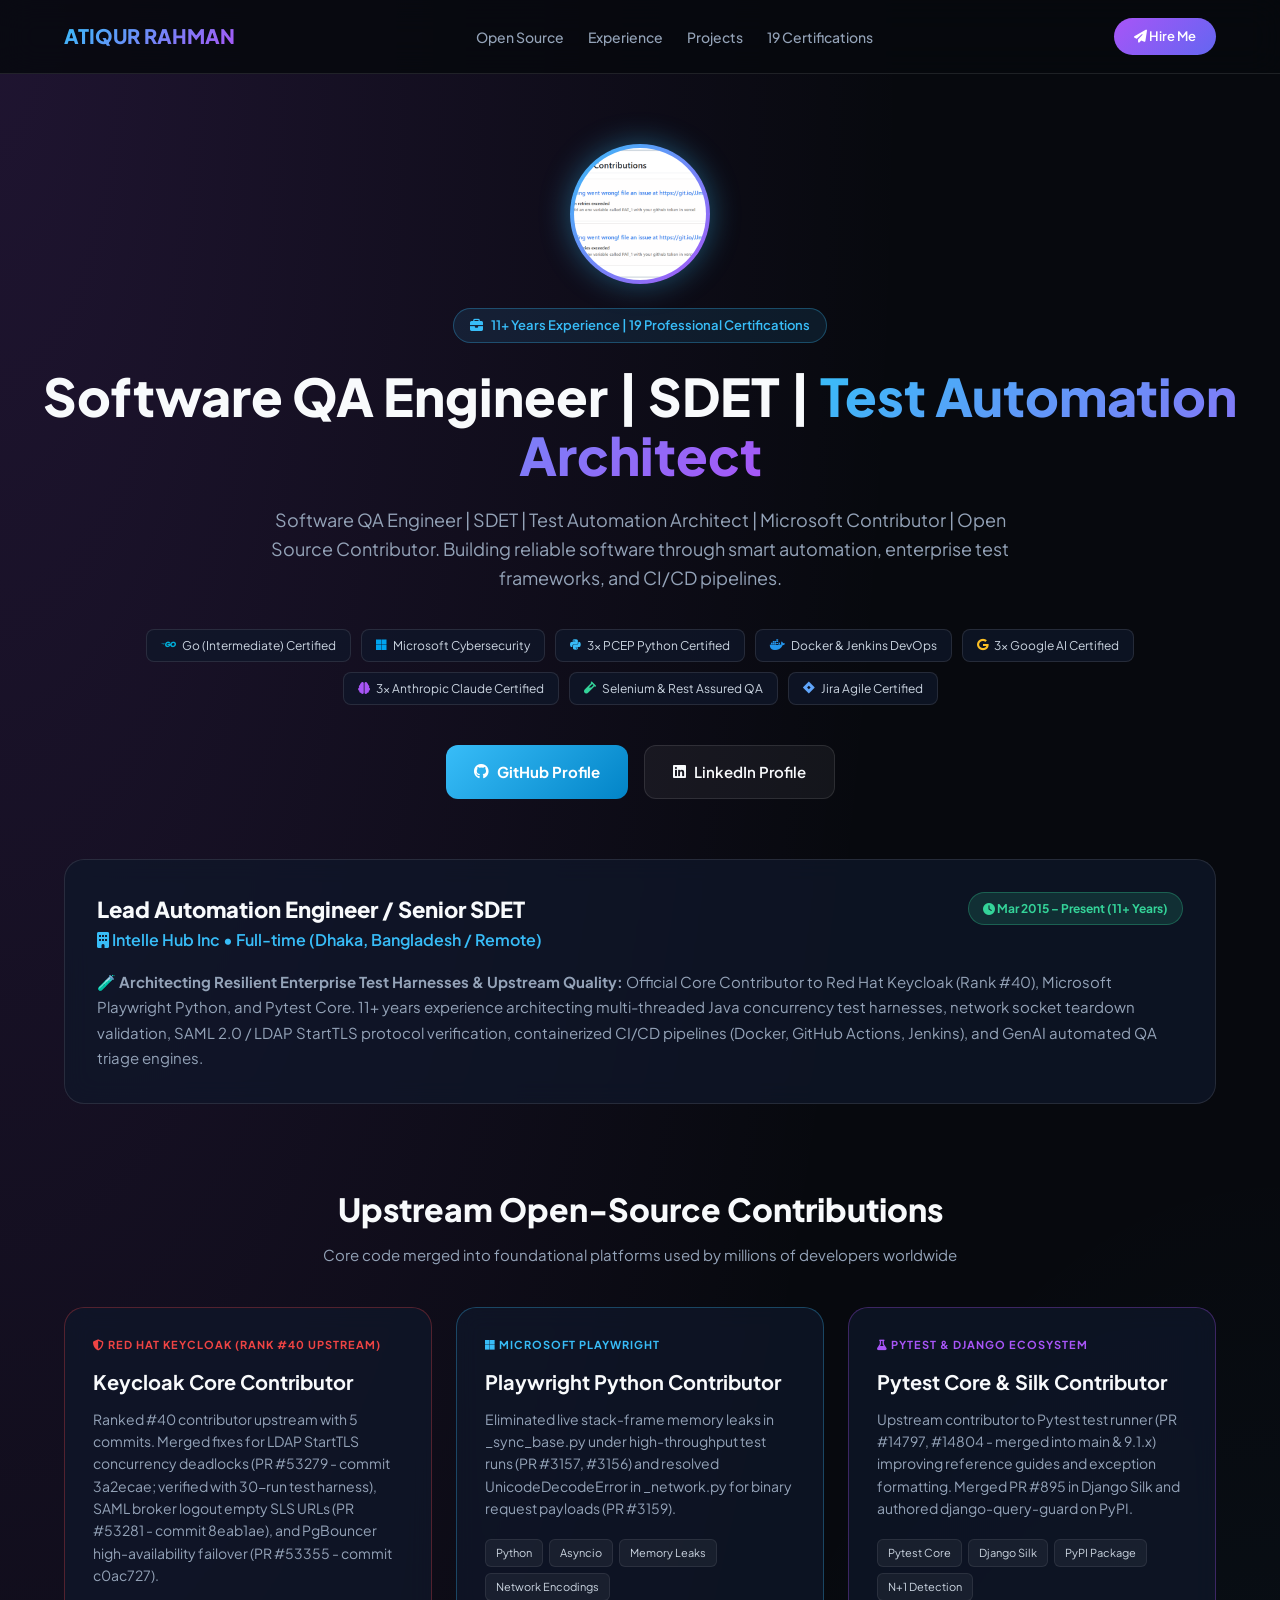
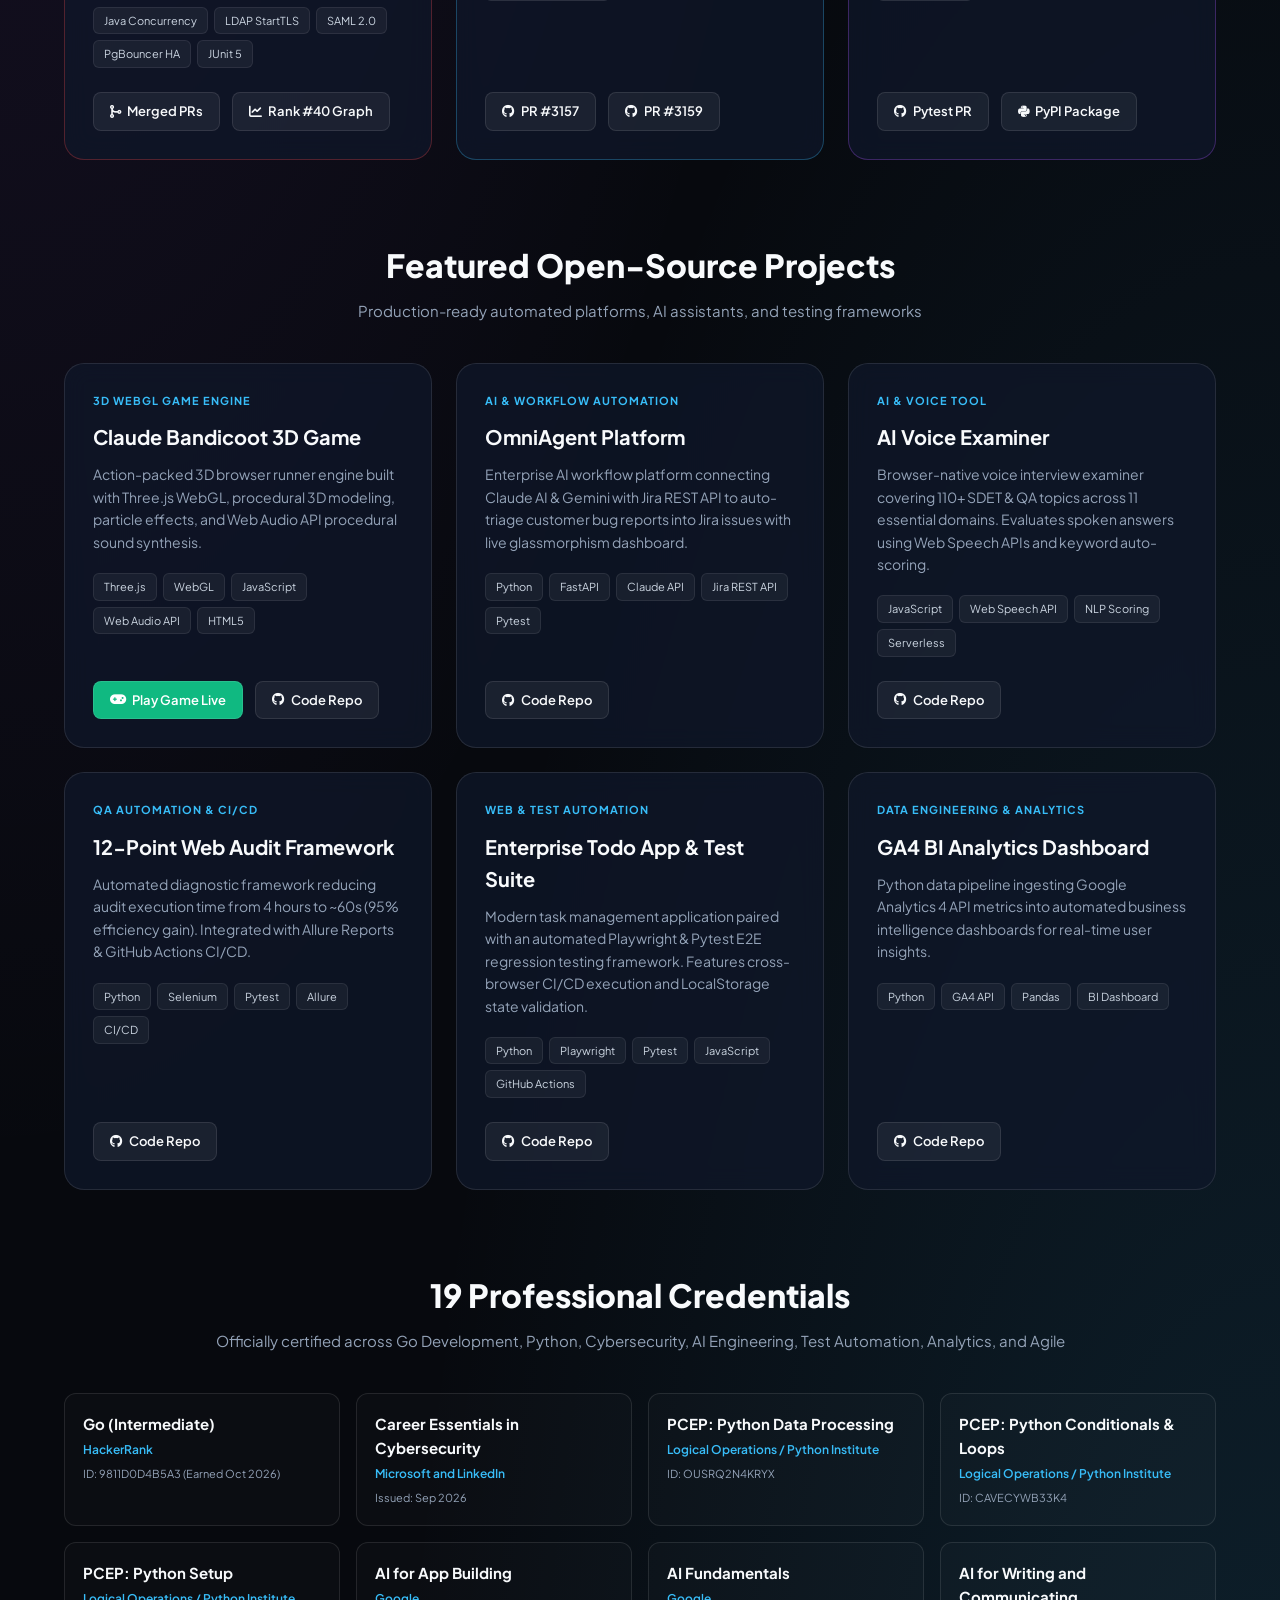
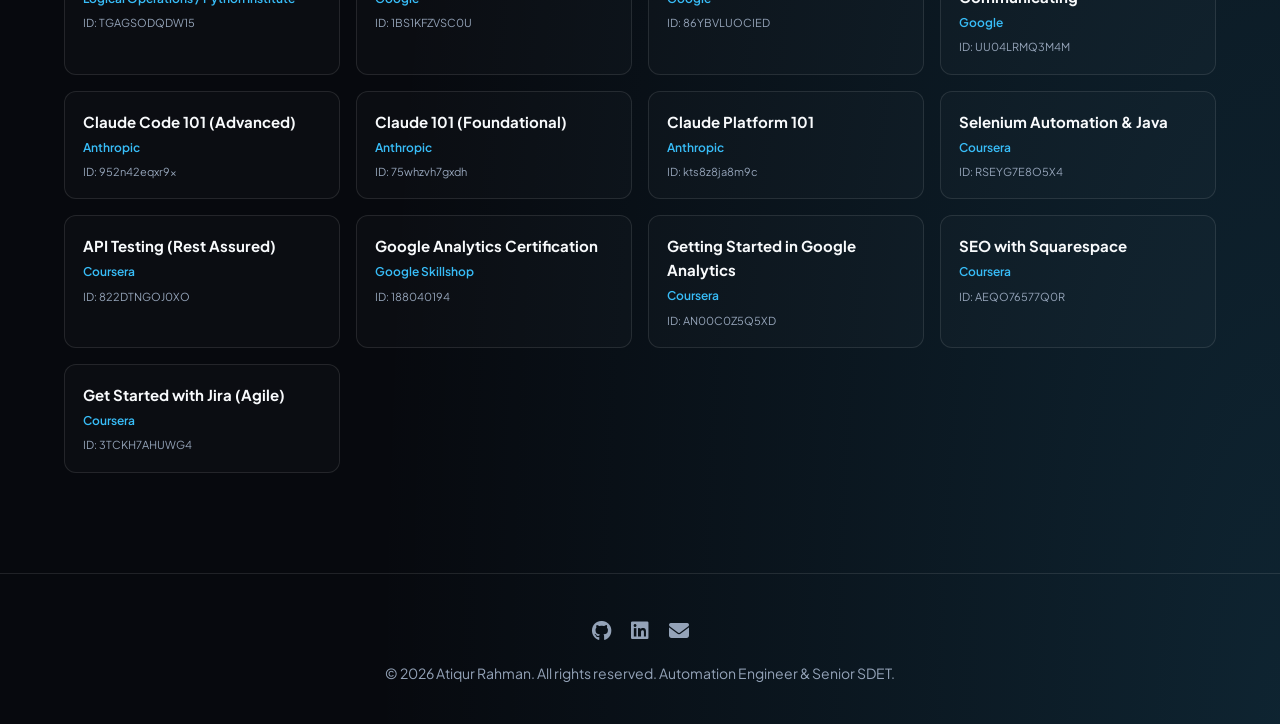
<file: index.html>
<!DOCTYPE html>
<html lang="en">
<head>
    <meta charset="UTF-8">
    <meta name="viewport" content="width=device-width, initial-scale=1.0">
    <meta name="description" content="Official Resume & Portfolio of Atiqur Rahman - Lead SDET, Test Automation Architect, Keycloak Core Contributor (Rank #40), Microsoft Playwright & Pytest Contributor.">
    <meta name="keywords" content="Atiqur Rahman, Atiqur Rahman SDET, Freelance QA Engineer, SDET-QA Automation Job, Remote SDET Automation Engineer, AI Workflow Automation Specialist, Docker, Jenkins, Containerization, QA Engineer Job, QA Engineer Resume, SDET Expert in Github, PCEP Certified Python Developer, Claude AI Certified, How to Use Claude API">
    <link rel="canonical" href="https://atiqur-rahman-pro.github.io/cv/" />

    <!-- OpenGraph Metadata for Social & Search Engines -->
    <meta property="og:type" content="profile">
    <meta property="og:title" content="Atiqur Rahman | Software QA Engineer | SDET | Test Automation Architect | Microsoft Contributor">
    <meta property="og:description" content="Software QA Engineer, SDET, Test Automation Architect, Microsoft Contributor, and Open Source Contributor. 11+ years experience & 19 professional certifications.">
    <meta property="og:url" content="https://atiqur-rahman-pro.github.io/cv/">
    <meta property="og:site_name" content="Atiqur Rahman - Software QA Engineer & SDET Architect">
    <meta property="og:image" content="https://atiqur-rahman-pro.github.io/cv/ai_automation_info_banner.jpg">
    <meta property="profile:first_name" content="Atiqur">
    <meta property="profile:last_name" content="Rahman">

    <!-- Google Search Structured Data (Enhanced Person JSON-LD Schema) -->
    <script type="application/ld+json">
    {
      "@context": "https://schema.org",
      "@type": "Person",
      "name": "Atiqur Rahman",
      "givenName": "Atiqur",
      "familyName": "Rahman",
      "alternateName": [
        "Atiqur Rahman SDET",
        "Freelance QA Engineer",
        "Remote SDET Automation Engineer",
        "AI Workflow Automation Specialist",
        "SDET Expert in Github"
      ],
      "jobTitle": "Lead SDET & Test Automation Architect | Keycloak Core Contributor",
      "award": ["Keycloak Core Contributor Rank #40", "GitHub Pull Shark x2"],
      "worksFor": {
        "@type": "Organization",
        "name": "Intelle Hub Inc"
      },
      "url": "https://atiqur-rahman-pro.github.io/cv/",
      "sameAs": [
        "https://www.linkedin.com/in/atiqur-rahman-pro",
        "https://github.com/atiqur-rahman-pro"
      ],
      "knowsAbout": [
        "Freelance QA Engineer",
        "SDET-QA Automation Job",
        "Remote SDET Automation Engineer",
        "AI Workflow Automation Specialist",
        "Software Development Engineer in Test (SDET)",
        "Docker Containerization & Compose",
        "Jenkins CI/CD Automation Pipelines",
        "Python Test Automation Frameworks",
        "Claude AI API Integration",
        "Selenium WebDriver & Pytest",
        "Jira REST API Automation"
      ]
    }
    </script>

    <!-- Google Search Structured Data (YouTube VideoObject Schema) -->
    <script type="application/ld+json">
    {
      "@context": "https://schema.org",
      "@type": "VideoObject",
      "name": "How to Use Claude API in Python & Build Automated Jira Workflows",
      "description": "Learn how to integrate Anthropic Claude 3.5 Sonnet API in Python, stream real-time responses, and auto-triage bug reports into Jira REST API tickets.",
      "thumbnailUrl": [
        "https://img.youtube.com/vi/7Nj9dbKWplY/maxresdefault.jpg",
        "https://atiqur-rahman-pro.github.io/cv/ai_automation_info_banner.jpg"
      ],
      "uploadDate": "2026-07-25T08:00:00+06:00",
      "duration": "PT8M30S",
      "contentUrl": "https://www.youtube.com/watch?v=7Nj9dbKWplY",
      "embedUrl": "https://www.youtube.com/embed/7Nj9dbKWplY",
      "author": {
        "@type": "Person",
        "name": "Atiqur Rahman"
      }
    }
    </script>




    <title>Atiqur Rahman - Lead SDET, Automation Architect & Keycloak Core Contributor</title>



    <!-- Google Fonts -->
    <link rel="preconnect" href="https://fonts.googleapis.com">
    <link rel="preconnect" href="https://fonts.gstatic.com" crossorigin>
    <link href="https://fonts.googleapis.com/css2?family=Plus+Jakarta+Sans:wght@300;400;500;600;700;800&display=swap" rel="stylesheet">
    <!-- FontAwesome -->
    <link rel="stylesheet" href="https://cdnjs.cloudflare.com/ajax/libs/font-awesome/6.4.0/css/all.min.css">
    
    <style>
        :root {
            --bg-dark: #07090e;
            --panel-bg: rgba(15, 23, 42, 0.75);
            --panel-border: rgba(255, 255, 255, 0.1);
            --accent-cyan: #38bdf8;
            --accent-purple: #a855f7;
            --accent-green: #34d399;
            --accent-amber: #fbbf24;
            --text-main: #f8fafc;
            --text-muted: #94a3b8;
            --radius-lg: 20px;
            --radius-md: 12px;
        }

        * { margin: 0; padding: 0; box-sizing: border-box; font-family: 'Plus Jakarta Sans', sans-serif; }

        body {
            background-color: var(--bg-dark);
            background-image: 
                radial-gradient(at 0% 0%, rgba(168, 85, 247, 0.15) 0px, transparent 50%),
                radial-gradient(at 100% 100%, rgba(56, 189, 248, 0.15) 0px, transparent 50%);
            color: var(--text-main);
            line-height: 1.6;
        }

        .container { max-width: 1200px; margin: 0 auto; padding: 0 24px; }

        /* Navbar */
        header {
            position: sticky; top: 0; z-index: 100;
            background: rgba(7, 9, 14, 0.85); backdrop-filter: blur(16px);
            border-bottom: 1px solid var(--panel-border);
            padding: 18px 0;
        }
        .nav-wrap { display: flex; justify-content: space-between; align-items: center; }
        .logo { font-size: 20px; font-weight: 800; background: linear-gradient(135deg, var(--accent-cyan), var(--accent-purple)); -webkit-background-clip: text; -webkit-text-fill-color: transparent; }
        .nav-links { display: flex; gap: 24px; list-style: none; }
        .nav-links a { color: var(--text-muted); text-decoration: none; font-weight: 500; transition: color 0.2s; font-size: 14px; }
        .nav-links a:hover { color: var(--accent-cyan); }
        .btn-hire { background: linear-gradient(135deg, var(--accent-purple), #6366f1); color: #fff; padding: 8px 20px; border-radius: 30px; text-decoration: none; font-weight: 600; font-size: 13px; }

        /* Mobile Menu Toggle */
        .menu-toggle { display: none; background: none; border: none; color: var(--text-main); font-size: 20px; cursor: pointer; }

        /* Hero Avatar */
        .hero-avatar {
            width: 140px;
            height: 140px;
            margin: 0 auto 24px;
            border-radius: 50%;
            padding: 4px;
            background: linear-gradient(135deg, var(--accent-cyan), var(--accent-purple));
            box-shadow: 0 0 30px rgba(56, 189, 248, 0.4);
            transition: transform 0.3s ease, box-shadow 0.3s ease;
        }
        .hero-avatar:hover {
            transform: scale(1.05);
            box-shadow: 0 0 40px rgba(168, 85, 247, 0.6);
        }
        .hero-avatar img {
            width: 100%;
            height: 100%;
            border-radius: 50%;
            object-fit: cover;
            display: block;
        }

        /* Hero Section */
        .hero { padding: 70px 0 60px; text-align: center; }
        .hero-badge { display: inline-flex; align-items: center; gap: 8px; background: rgba(56, 189, 248, 0.1); border: 1px solid rgba(56, 189, 248, 0.3); color: var(--accent-cyan); padding: 6px 16px; border-radius: 30px; font-size: 13px; font-weight: 600; margin-bottom: 24px; }
        .hero h1 { font-size: 52px; font-weight: 800; line-height: 1.15; margin-bottom: 20px; }
        .hero h1 span { background: linear-gradient(135deg, var(--accent-cyan), var(--accent-purple)); -webkit-background-clip: text; -webkit-text-fill-color: transparent; }
        .hero p { font-size: 18px; color: var(--text-muted); max-width: 780px; margin: 0 auto 36px; }

        .cert-ribbon { display: flex; justify-content: center; flex-wrap: wrap; gap: 10px; margin-bottom: 40px; }
        .cert-chip { background: var(--panel-bg); border: 1px solid var(--panel-border); padding: 6px 14px; border-radius: 8px; font-size: 12px; color: #cbd5e1; display: flex; align-items: center; gap: 6px; }

        .hero-cta { display: flex; justify-content: center; gap: 16px; flex-wrap: wrap; }
        .btn-primary { background: linear-gradient(135deg, var(--accent-cyan), #0284c7); color: #fff; padding: 14px 28px; border-radius: var(--radius-md); text-decoration: none; font-weight: 700; font-size: 15px; display: flex; align-items: center; gap: 8px; }
        .btn-secondary { background: rgba(255, 255, 255, 0.05); border: 1px solid var(--panel-border); color: var(--text-main); padding: 14px 28px; border-radius: var(--radius-md); text-decoration: none; font-weight: 600; font-size: 15px; display: flex; align-items: center; gap: 8px; }

        /* Experience Card */
        .exp-card { background: var(--panel-bg); border: 1px solid var(--panel-border); border-radius: var(--radius-lg); padding: 32px; margin-bottom: 60px; backdrop-filter: blur(12px); }
        .exp-header { display: flex; justify-content: space-between; align-items: flex-start; flex-wrap: wrap; gap: 16px; margin-bottom: 16px; }
        .exp-title h3 { font-size: 22px; font-weight: 800; color: var(--text-main); }
        .exp-title .company { font-size: 16px; color: var(--accent-cyan); font-weight: 600; }
        .exp-badge { background: rgba(52, 211, 153, 0.15); border: 1px solid rgba(52, 211, 153, 0.3); color: var(--accent-green); padding: 6px 14px; border-radius: 20px; font-size: 12px; font-weight: 700; }
        .exp-card p { color: var(--text-muted); font-size: 15px; line-height: 1.7; }

        /* Section Titles */
        .section-title { text-align: center; margin: 80px 0 40px; }
        .section-title h2 { font-size: 32px; font-weight: 800; }
        .section-title p { color: var(--text-muted); font-size: 15px; margin-top: 8px; }

        /* Projects Grid */
        .projects-grid { display: grid; grid-template-columns: repeat(auto-fit, minmax(320px, 1fr)); gap: 24px; }
        .project-card { background: var(--panel-bg); backdrop-filter: blur(12px); border: 1px solid var(--panel-border); border-radius: var(--radius-lg); padding: 28px; display: flex; flex-direction: column; justify-content: space-between; transition: transform 0.3s, border-color 0.3s; }
        .project-card:hover { transform: translateY(-4px); border-color: var(--accent-purple); }
        .project-tag { font-size: 11px; font-weight: 700; text-transform: uppercase; color: var(--accent-cyan); letter-spacing: 1px; margin-bottom: 12px; }
        .project-card h3 { font-size: 20px; font-weight: 700; margin-bottom: 10px; }
        .project-card p { font-size: 14px; color: var(--text-muted); margin-bottom: 20px; line-height: 1.6; }
        .tech-stack { display: flex; flex-wrap: wrap; gap: 6px; margin-bottom: 24px; }
        .t-badge { background: rgba(255, 255, 255, 0.05); border: 1px solid rgba(255, 255, 255, 0.08); padding: 4px 10px; border-radius: 6px; font-size: 11px; color: #cbd5e1; }
        .project-links { display: flex; gap: 12px; margin-top: auto; }
        .p-btn { font-size: 13px; font-weight: 600; text-decoration: none; color: var(--text-main); background: rgba(255, 255, 255, 0.06); padding: 8px 16px; border-radius: 8px; border: 1px solid var(--panel-border); display: flex; align-items: center; gap: 6px; }
        .p-btn:hover { background: rgba(255, 255, 255, 0.12); }

        /* Certifications Grid (All 15 Certifications) */
        .cert-grid { display: grid; grid-template-columns: repeat(auto-fit, minmax(260px, 1fr)); gap: 16px; }
        .cert-card { background: rgba(255, 255, 255, 0.02); border: 1px solid var(--panel-border); border-radius: var(--radius-md); padding: 18px; }
        .cert-card h4 { font-size: 15px; font-weight: 700; margin-bottom: 4px; color: var(--text-main); }
        .cert-card .org { font-size: 12px; color: var(--accent-cyan); font-weight: 600; margin-bottom: 6px; }
        .cert-card .id { font-size: 11px; color: var(--text-muted); }

        /* Responsive Breakpoints */
        @media (max-width: 768px) {
            .hero h1 { font-size: 36px; }
            .nav-links { display: none; }
            .menu-toggle { display: block; }
            .nav-links.active { display: flex; position: absolute; top: 100%; left: 0; right: 0; background: var(--bg-dark); flex-direction: column; padding: 20px; border-bottom: 1px solid var(--panel-border); text-align: center; }
        }

        /* Footer */
        footer { border-top: 1px solid var(--panel-border); margin-top: 100px; padding: 40px 0; text-align: center; color: var(--text-muted); font-size: 14px; }
        .social-links { display: flex; justify-content: center; gap: 20px; margin-bottom: 16px; font-size: 20px; }
        .social-links a { color: var(--text-muted); transition: color 0.2s; }
        .social-links a:hover { color: var(--accent-cyan); }
    </style>
</head>
<body>

    <!-- Header Navigation -->
    <header>
        <div class="container nav-wrap">
            <div class="logo">ATIQUR RAHMAN</div>
            <button class="menu-toggle" id="menuToggle" aria-label="Toggle navigation"><i class="fa-solid fa-bars"></i></button>
            <ul class="nav-links" id="navLinks">
                <li><a href="#opensource">Open Source</a></li>
                <li><a href="#experience">Experience</a></li>
                <li><a href="#projects">Projects</a></li>
                <li><a href="#certifications">19 Certifications</a></li>
            </ul>
            <a href="mailto:rahman.atiqur.pro@gmail.com" class="btn-hire"><i class="fa-solid fa-paper-plane"></i> Hire Me</a>
        </div>
    </header>

    <!-- Hero Section -->
    <section class="hero container">
        <div class="hero-avatar">
            <img src="profile_photo.png" alt="Atiqur Rahman - Senior Software QA Engineer & SDET Architect">
        </div>
        <div class="hero-badge">
            <i class="fa-solid fa-briefcase"></i> 11+ Years Experience | 19 Professional Certifications
        </div>
        <h1>Software QA Engineer | SDET | <span>Test Automation Architect</span></h1>
        <p>Software QA Engineer | SDET | Test Automation Architect | Microsoft Contributor | Open Source Contributor. Building reliable software through smart automation, enterprise test frameworks, and CI/CD pipelines.</p>

        <div class="cert-ribbon">
            <div class="cert-chip"><i class="fa-brands fa-golang" style="color:#00add8"></i> Go (Intermediate) Certified</div>
            <div class="cert-chip"><i class="fa-brands fa-microsoft" style="color:#00a4ef"></i> Microsoft Cybersecurity</div>
            <div class="cert-chip"><i class="fa-brands fa-python" style="color:#38bdf8"></i> 3x PCEP Python Certified</div>
            <div class="cert-chip"><i class="fa-brands fa-docker" style="color:#2496ed"></i> Docker & Jenkins DevOps</div>
            <div class="cert-chip"><i class="fa-brands fa-google" style="color:#fbbf24"></i> 3x Google AI Certified</div>
            <div class="cert-chip"><i class="fa-solid fa-brain" style="color:#a855f7"></i> 3x Anthropic Claude Certified</div>
            <div class="cert-chip"><i class="fa-solid fa-vial" style="color:#34d399"></i> Selenium & Rest Assured QA</div>
            <div class="cert-chip"><i class="fa-brands fa-jira" style="color:#60a5fa"></i> Jira Agile Certified</div>
        </div>

        <div class="hero-cta">
            <a href="https://github.com/atiqur-rahman-pro" target="_blank" class="btn-primary"><i class="fa-brands fa-github"></i> GitHub Profile</a>
            <a href="https://www.linkedin.com/in/atiqur-rahman-pro" target="_blank" class="btn-secondary"><i class="fa-brands fa-linkedin"></i> LinkedIn Profile</a>
        </div>
    </section>

    <!-- Experience Highlight -->
    <section class="container" id="experience">
        <div class="exp-card">
            <div class="exp-header">
                <div class="exp-title">
                    <h3>Lead Automation Engineer / Senior SDET</h3>
                    <div class="company"><i class="fa-solid fa-building"></i> Intelle Hub Inc • Full-time (Dhaka, Bangladesh / Remote)</div>
                </div>
                <div class="exp-badge"><i class="fa-solid fa-clock"></i> Mar 2015 – Present (11+ Years)</div>
            </div>
            <p>🧪 <b>Architecting Resilient Enterprise Test Harnesses & Upstream Quality:</b> Official Core Contributor to Red Hat Keycloak (Rank #40), Microsoft Playwright Python, and Pytest Core. 11+ years experience architecting multi-threaded Java concurrency test harnesses, network socket teardown validation, SAML 2.0 / LDAP StartTLS protocol verification, containerized CI/CD pipelines (Docker, GitHub Actions, Jenkins), and GenAI automated QA triage engines.</p>
        </div>
    </section>

    <!-- Upstream Open Source Section -->
    <section class="container" id="opensource" style="margin-bottom: 60px;">
        <div class="section-title">
            <h2>Upstream Open-Source Contributions</h2>
            <p>Core code merged into foundational platforms used by millions of developers worldwide</p>
        </div>

        <div class="projects-grid">
            <!-- Keycloak -->
            <div class="project-card" style="border-color: rgba(239, 68, 68, 0.3);">
                <div>
                    <div class="project-tag" style="color: #ef4444;"><i class="fa-solid fa-shield-halved"></i> Red Hat Keycloak (Rank #40 Upstream)</div>
                    <h3>Keycloak Core Contributor</h3>
                    <p>Ranked #40 contributor upstream with 5 commits. Merged fixes for LDAP StartTLS concurrency deadlocks (PR #53279 - commit 3a2ecae; verified with 30-run test harness), SAML broker logout empty SLS URLs (PR #53281 - commit 8eab1ae), and PgBouncer high-availability failover (PR #53355 - commit c0ac727).</p>
                    <div class="tech-stack">
                        <span class="t-badge">Java Concurrency</span>
                        <span class="t-badge">LDAP StartTLS</span>
                        <span class="t-badge">SAML 2.0</span>
                        <span class="t-badge">PgBouncer HA</span>
                        <span class="t-badge">JUnit 5</span>
                    </div>
                </div>
                <div class="project-links">
                    <a href="https://github.com/keycloak/keycloak/pulls?q=is%3Apr+author%3Aatiqur-rahman-pro" target="_blank" class="p-btn"><i class="fa-solid fa-code-merge"></i> Merged PRs</a>
                    <a href="https://github.com/keycloak/keycloak/graphs/contributors" target="_blank" class="p-btn"><i class="fa-solid fa-chart-line"></i> Rank #40 Graph</a>
                </div>
            </div>

            <!-- Microsoft Playwright -->
            <div class="project-card" style="border-color: rgba(56, 189, 248, 0.3);">
                <div>
                    <div class="project-tag" style="color: var(--accent-cyan);"><i class="fa-brands fa-microsoft"></i> Microsoft Playwright</div>
                    <h3>Playwright Python Contributor</h3>
                    <p>Eliminated live stack-frame memory leaks in <code>_sync_base.py</code> under high-throughput test runs (PR #3157, #3156) and resolved <code>UnicodeDecodeError</code> in <code>_network.py</code> for binary request payloads (PR #3159).</p>
                    <div class="tech-stack">
                        <span class="t-badge">Python</span>
                        <span class="t-badge">Asyncio</span>
                        <span class="t-badge">Memory Leaks</span>
                        <span class="t-badge">Network Encodings</span>
                    </div>
                </div>
                <div class="project-links">
                    <a href="https://github.com/microsoft/playwright-python/pull/3157" target="_blank" class="p-btn"><i class="fa-brands fa-github"></i> PR #3157</a>
                    <a href="https://github.com/microsoft/playwright-python/pull/3159" target="_blank" class="p-btn"><i class="fa-brands fa-github"></i> PR #3159</a>
                </div>
            </div>

            <!-- Pytest & Django -->
            <div class="project-card" style="border-color: rgba(168, 85, 247, 0.3);">
                <div>
                    <div class="project-tag" style="color: var(--accent-purple);"><i class="fa-solid fa-flask"></i> Pytest & Django Ecosystem</div>
                    <h3>Pytest Core & Silk Contributor</h3>
                    <p>Upstream contributor to Pytest test runner (PR #14797, #14804 - merged into main & 9.1.x) improving reference guides and exception formatting. Merged PR #895 in Django Silk and authored django-query-guard on PyPI.</p>
                    <div class="tech-stack">
                        <span class="t-badge">Pytest Core</span>
                        <span class="t-badge">Django Silk</span>
                        <span class="t-badge">PyPI Package</span>
                        <span class="t-badge">N+1 Detection</span>
                    </div>
                </div>
                <div class="project-links">
                    <a href="https://github.com/pytest-dev/pytest/pull/14804" target="_blank" class="p-btn"><i class="fa-brands fa-github"></i> Pytest PR</a>
                    <a href="https://pypi.org/project/django-query-guard/" target="_blank" class="p-btn"><i class="fa-brands fa-python"></i> PyPI Package</a>
                </div>
            </div>
        </div>
    </section>

    <!-- Featured Projects -->
    <section class="container" id="projects">
        <div class="section-title">
            <h2>Featured Open-Source Projects</h2>
            <p>Production-ready automated platforms, AI assistants, and testing frameworks</p>
        </div>

        <div class="projects-grid">
            
            <!-- Claude Bandicoot 3D Game -->
            <div class="project-card">
                <div>
                    <div class="project-tag">3D WebGL Game Engine</div>
                    <h3>Claude Bandicoot 3D Game</h3>
                    <p>Action-packed 3D browser runner engine built with Three.js WebGL, procedural 3D modeling, particle effects, and Web Audio API procedural sound synthesis.</p>
                    <div class="tech-stack">
                        <span class="t-badge">Three.js</span>
                        <span class="t-badge">WebGL</span>
                        <span class="t-badge">JavaScript</span>
                        <span class="t-badge">Web Audio API</span>
                        <span class="t-badge">HTML5</span>
                    </div>
                </div>
                <div class="project-links">
                    <a href="https://bandicoot-studio.github.io/claude-bandicoot/" target="_blank" class="p-btn" style="background:#10b981; color:#fff"><i class="fa-solid fa-gamepad"></i> Play Game Live</a>
                    <a href="https://github.com/atiqur-rahman-pro/claude-bandicoot" target="_blank" class="p-btn"><i class="fa-brands fa-github"></i> Code Repo</a>
                </div>
            </div>

            <!-- OmniAgent AI -->
            <div class="project-card">
                <div>
                    <div class="project-tag">AI & Workflow Automation</div>
                    <h3>OmniAgent Platform</h3>
                    <p>Enterprise AI workflow platform connecting Claude AI & Gemini with Jira REST API to auto-triage customer bug reports into Jira issues with live glassmorphism dashboard.</p>
                    <div class="tech-stack">
                        <span class="t-badge">Python</span>
                        <span class="t-badge">FastAPI</span>
                        <span class="t-badge">Claude API</span>
                        <span class="t-badge">Jira REST API</span>
                        <span class="t-badge">Pytest</span>
                    </div>
                </div>
                <div class="project-links">
                    <a href="https://github.com/atiqur-rahman-pro/omniagent-ai" target="_blank" class="p-btn"><i class="fa-brands fa-github"></i> Code Repo</a>
                </div>
            </div>

            <!-- AI Voice Examiner -->
            <div class="project-card">
                <div>
                    <div class="project-tag">AI & Voice Tool</div>
                    <h3>AI Voice Examiner</h3>
                    <p>Browser-native voice interview examiner covering 110+ SDET & QA topics across 11 essential domains. Evaluates spoken answers using Web Speech APIs and keyword auto-scoring.</p>
                    <div class="tech-stack">
                        <span class="t-badge">JavaScript</span>
                        <span class="t-badge">Web Speech API</span>
                        <span class="t-badge">NLP Scoring</span>
                        <span class="t-badge">Serverless</span>
                    </div>
                </div>
                <div class="project-links">
                    <a href="https://github.com/atiqur-rahman-pro/qa-interview-prep" target="_blank" class="p-btn"><i class="fa-brands fa-github"></i> Code Repo</a>
                </div>
            </div>

            <!-- 12-Point Web Audit -->
            <div class="project-card">
                <div>
                    <div class="project-tag">QA Automation & CI/CD</div>
                    <h3>12-Point Web Audit Framework</h3>
                    <p>Automated diagnostic framework reducing audit execution time from 4 hours to ~60s (95% efficiency gain). Integrated with Allure Reports & GitHub Actions CI/CD.</p>
                    <div class="tech-stack">
                        <span class="t-badge">Python</span>
                        <span class="t-badge">Selenium</span>
                        <span class="t-badge">Pytest</span>
                        <span class="t-badge">Allure</span>
                        <span class="t-badge">CI/CD</span>
                    </div>
                </div>
                <div class="project-links">
                    <a href="https://github.com/atiqur-rahman-pro/web-audit-automation-framework" target="_blank" class="p-btn"><i class="fa-brands fa-github"></i> Code Repo</a>
                </div>
            </div>

            <!-- Enterprise Todo App & Automated Test Suite -->
            <div class="project-card">
                <div>
                    <div class="project-tag">Web & Test Automation</div>
                    <h3>Enterprise Todo App & Test Suite</h3>
                    <p>Modern task management application paired with an automated Playwright & Pytest E2E regression testing framework. Features cross-browser CI/CD execution and LocalStorage state validation.</p>
                    <div class="tech-stack">
                        <span class="t-badge">Python</span>
                        <span class="t-badge">Playwright</span>
                        <span class="t-badge">Pytest</span>
                        <span class="t-badge">JavaScript</span>
                        <span class="t-badge">GitHub Actions</span>
                    </div>
                </div>
                <div class="project-links">
                    <a href="https://github.com/atiqur-rahman-pro/todo-app" target="_blank" class="p-btn"><i class="fa-brands fa-github"></i> Code Repo</a>
                </div>
            </div>

            <!-- GA4 BI Dashboard -->
            <div class="project-card">
                <div>
                    <div class="project-tag">Data Engineering & Analytics</div>
                    <h3>GA4 BI Analytics Dashboard</h3>
                    <p>Python data pipeline ingesting Google Analytics 4 API metrics into automated business intelligence dashboards for real-time user insights.</p>
                    <div class="tech-stack">
                        <span class="t-badge">Python</span>
                        <span class="t-badge">GA4 API</span>
                        <span class="t-badge">Pandas</span>
                        <span class="t-badge">BI Dashboard</span>
                    </div>
                </div>
                <div class="project-links">
                    <a href="https://github.com/atiqur-rahman-pro/ga4-bi-dashboard" target="_blank" class="p-btn"><i class="fa-brands fa-github"></i> Code Repo</a>
                </div>
            </div>

        </div>
    </section>

    <!-- Certifications Matrix (All 15 Certifications) -->
    <section class="container" id="certifications">
        <div class="section-title">
            <h2>19 Professional Credentials</h2>
            <p>Officially certified across Go Development, Python, Cybersecurity, AI Engineering, Test Automation, Analytics, and Agile</p>
        </div>

        <div class="cert-grid">
            <div class="cert-card">
                <h4>Go (Intermediate)</h4>
                <div class="org">HackerRank</div>
                <div class="id">ID: 9811D0D4B5A3 (Earned Oct 2026)</div>
            </div>
            <div class="cert-card">
                <h4>Career Essentials in Cybersecurity</h4>
                <div class="org">Microsoft and LinkedIn</div>
                <div class="id">Issued: Sep 2026</div>
            </div>
            <div class="cert-card">
                <h4>PCEP: Python Data Processing</h4>
                <div class="org">Logical Operations / Python Institute</div>
                <div class="id">ID: OUSRQ2N4KRYX</div>
            </div>
            <div class="cert-card">
                <h4>PCEP: Python Conditionals & Loops</h4>
                <div class="org">Logical Operations / Python Institute</div>
                <div class="id">ID: CAVECYWB33K4</div>
            </div>
            <div class="cert-card">
                <h4>PCEP: Python Setup</h4>
                <div class="org">Logical Operations / Python Institute</div>
                <div class="id">ID: TGAGSODQDW15</div>
            </div>
            <div class="cert-card">
                <h4>AI for App Building</h4>
                <div class="org">Google</div>
                <div class="id">ID: 1BS1KFZVSC0U</div>
            </div>
            <div class="cert-card">
                <h4>AI Fundamentals</h4>
                <div class="org">Google</div>
                <div class="id">ID: 86YBVLUOCIED</div>
            </div>
            <div class="cert-card">
                <h4>AI for Writing and Communicating</h4>
                <div class="org">Google</div>
                <div class="id">ID: UU04LRMQ3M4M</div>
            </div>
            <div class="cert-card">
                <h4>Claude Code 101 (Advanced)</h4>
                <div class="org">Anthropic</div>
                <div class="id">ID: 952n42eqxr9x</div>
            </div>
            <div class="cert-card">
                <h4>Claude 101 (Foundational)</h4>
                <div class="org">Anthropic</div>
                <div class="id">ID: 75whzvh7gxdh</div>
            </div>
            <div class="cert-card">
                <h4>Claude Platform 101</h4>
                <div class="org">Anthropic</div>
                <div class="id">ID: kts8z8ja8m9c</div>
            </div>

            <div class="cert-card">
                <h4>Selenium Automation & Java</h4>
                <div class="org">Coursera</div>
                <div class="id">ID: RSEYG7E8O5X4</div>
            </div>
            <div class="cert-card">
                <h4>API Testing (Rest Assured)</h4>
                <div class="org">Coursera</div>
                <div class="id">ID: 822DTNGOJ0XO</div>
            </div>
            <div class="cert-card">
                <h4>Google Analytics Certification</h4>
                <div class="org">Google Skillshop</div>
                <div class="id">ID: 188040194</div>
            </div>
            <div class="cert-card">
                <h4>Getting Started in Google Analytics</h4>
                <div class="org">Coursera</div>
                <div class="id">ID: AN00C0Z5Q5XD</div>
            </div>
            <div class="cert-card">
                <h4>SEO with Squarespace</h4>
                <div class="org">Coursera</div>
                <div class="id">ID: AEQO76577Q0R</div>
            </div>
            <div class="cert-card">
                <h4>Get Started with Jira (Agile)</h4>
                <div class="org">Coursera</div>
                <div class="id">ID: 3TCKH7AHUWG4</div>
            </div>
        </div>
    </section>

    <!-- Footer -->
    <footer>
        <div class="container">
            <div class="social-links">
                <a href="https://github.com/atiqur-rahman-pro" target="_blank" aria-label="GitHub"><i class="fa-brands fa-github"></i></a>
                <a href="https://www.linkedin.com/in/atiqur-rahman-pro" target="_blank" aria-label="LinkedIn"><i class="fa-brands fa-linkedin"></i></a>
                <a href="mailto:rahman.atiqur.pro@gmail.com" aria-label="Email"><i class="fa-solid fa-envelope"></i></a>
            </div>
            <p>&copy; 2026 Atiqur Rahman. All rights reserved. Automation Engineer & Senior SDET.</p>
        </div>
    </footer>

    <script>
        // Responsive Menu Toggle
        const menuToggle = document.getElementById('menuToggle');
        const navLinks = document.getElementById('navLinks');
        if (menuToggle && navLinks) {
            menuToggle.addEventListener('click', () => {
                navLinks.classList.toggle('active');
            });
        }
    </script>
</body>
</html>
</file>
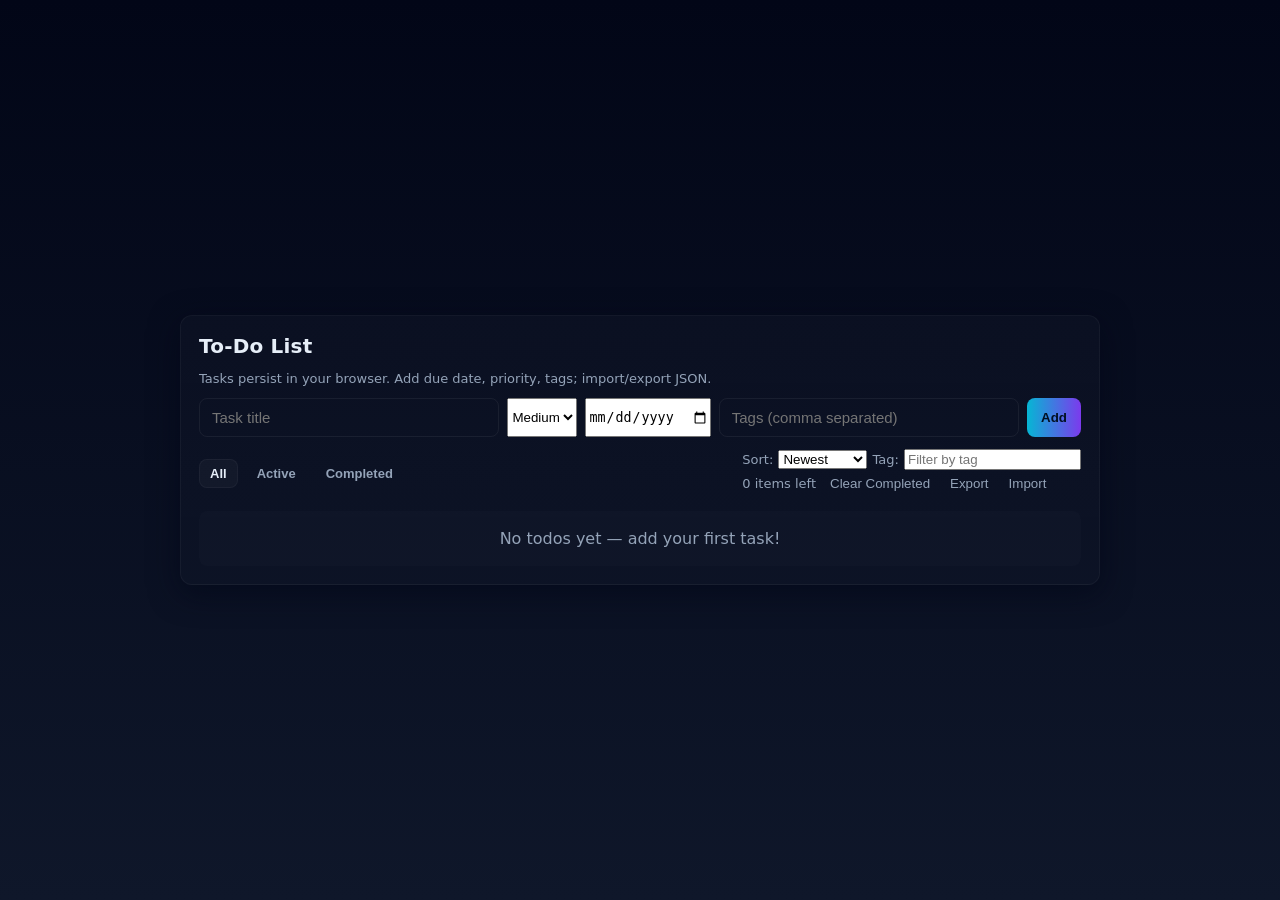
<file: todo-app/index.html>
<!doctype html>
<html lang="en">
<head>
  <meta charset="utf-8" />
  <meta name="viewport" content="width=device-width,initial-scale=1" />
  <title>To-Do App — Atiqur Rahman</title>
  <meta name="description" content="To-Do List app (localStorage) — demo included in atiqur-rahman-pro/cv repository" />
  <link rel="stylesheet" href="./styles.css">
</head>
<body>
  <main class="app" role="main" aria-labelledby="app-title">
    <h1 id="app-title">To‑Do List</h1>
    <p class="meta">Tasks persist in your browser. Add due date, priority, tags; import/export JSON.</p>

    <form id="addForm" class="add-form" aria-label="Add new todo">
      <input id="newTodo" class="add-input" placeholder="Task title" aria-label="New todo title" required />

      <select id="priority" aria-label="Priority" title="Priority">
        <option value="medium">Medium</option>
        <option value="high">High</option>
        <option value="low">Low</option>
      </select>

      <input id="dueDate" type="date" aria-label="Due date" />
      <input id="tagsInput" class="add-input" placeholder="Tags (comma separated)" aria-label="Tags" />
      <button type="submit" class="btn" id="addBtn">Add</button>
    </form>

    <div class="controls" role="toolbar" aria-label="Todo controls">
      <div class="filters" role="tablist" aria-label="Filter tasks">
        <button class="filter-btn" data-filter="all" aria-pressed="true">All</button>
        <button class="filter-btn" data-filter="active" aria-pressed="false">Active</button>
        <button class="filter-btn" data-filter="completed" aria-pressed="false">Completed</button>
      </div>

      <div class="modifier-controls">
        <label for="sortSelect" class="small">Sort:</label>
        <select id="sortSelect" aria-label="Sort tasks">
          <option value="createdDesc">Newest</option>
          <option value="createdAsc">Oldest</option>
          <option value="dueAsc">Due Date ↑</option>
          <option value="dueDesc">Due Date ↓</option>
          <option value="priorityDesc">Priority</option>
        </select>

        <label for="tagFilter" class="small">Tag:</label>
        <input id="tagFilter" placeholder="Filter by tag" aria-label="Filter by tag" />

        <div style="display:flex;gap:8px;align-items:center;">
          <div class="small" id="count" aria-live="polite">0 items left</div>
          <button class="icon-btn" id="clearCompleted" title="Clear completed tasks" aria-label="Clear completed tasks">Clear Completed</button>
          <button class="icon-btn" id="exportBtn" title="Export todos" aria-label="Export todos">Export</button>
          <input id="importFile" type="file" accept="application/json" style="display:none" />
          <button class="icon-btn" id="importBtn" title="Import todos" aria-label="Import todos">Import</button>
        </div>
      </div>
    </div>

    <section id="list" class="todo-list" aria-live="polite" aria-label="Todo list"></section>

    <div id="empty" class="empty" hidden>No todos yet — add your first task!</div>
  </main>

  <script src="./app.js" type="module"></script>
</body>
</html>
</file>
<file: todo-app/styles.css>
:root {
  --bg: #0f172a;
  --card: #0b1220;
  --accent: #06b6d4;
  --muted: #94a3b8;
  --text: #e6eef8;
  --success: #22c55e;
  --danger: #ef4444;
  font-family: Inter, ui-sans-serif, system-ui, -apple-system, "Segoe UI", Roboto, "Helvetica Neue", Arial;
}
* { box-sizing: border-box; }
body {
  background: linear-gradient(180deg,#020617 0%, var(--bg) 100%);
  color: var(--text);
  margin: 0;
  min-height: 100vh;
  display: grid;
  place-items: center;
  padding: 24px;
}
.app {
  width: 100%;
  max-width: 920px;
  background: linear-gradient(180deg, rgba(255,255,255,0.02), rgba(255,255,255,0.01));
  border: 1px solid rgba(255,255,255,0.04);
  border-radius: 12px;
  padding: 18px;
  box-shadow: 0 8px 30px rgba(2,6,23,0.6);
}
h1 { margin: 0 0 6px 0; font-size: 20px; letter-spacing: 0.2px; }
.meta { color: var(--muted); font-size: 13px; margin-bottom: 12px; }

form.add-form {
  display:flex;
  gap:8px;
  margin-bottom: 12px;
  flex-wrap:wrap;
}
.add-input {
  flex:1;
  padding: 10px 12px;
  border-radius: 8px;
  border: 1px solid rgba(255,255,255,0.06);
  background: transparent;
  color: var(--text);
  font-size: 15px;
}
.add-input:focus { outline: 2px solid rgba(6,182,212,0.12); border-color: var(--accent); }
.btn {
  background: linear-gradient(90deg,var(--accent),#7c3aed);
  color: #021022;
  padding: 10px 14px;
  border-radius: 8px;
  border: none;
  font-weight: 600;
  cursor: pointer;
}
.controls { display:flex; justify-content:space-between; gap:12px; align-items:center; margin-top:10px; flex-wrap:wrap; }
.filters { display:flex; gap:8px; }
.filter-btn { background: transparent; color: var(--muted); border: 1px solid transparent; padding: 6px 10px; border-radius: 8px; cursor: pointer; font-weight: 600; font-size: 13px; }
.filter-btn[aria-pressed="true"] { color: var(--text); background: rgba(255,255,255,0.03); border-color: rgba(255,255,255,0.04); }
.todo-list { margin-top: 14px; display:grid; gap:10px; }
.todo { display:flex; gap:12px; align-items:flex-start; padding: 12px; border-radius: 10px; background: rgba(255,255,255,0.02); border: 1px solid rgba(255,255,255,0.02); }
.todo .left { display:flex; gap:10px; align-items:center; }
.chk { width:20px; height:20px; border-radius:6px; border:1px solid rgba(255,255,255,0.06); display:grid; place-items:center; cursor:pointer; background: transparent; }
.chk.checked { background: linear-gradient(90deg,var(--success), #15803d); border-color: rgba(0,0,0,0.2); color:#021022; }
.todo-title { font-size: 15px; color: var(--text); max-width: 100%; word-break: break-word; }
.todo-title.completed { text-decoration: line-through; color: var(--muted); opacity:0.85; }
.todo .actions { margin-left:auto; display:flex; gap:8px; align-items:center; }
.icon-btn { background: transparent; border: none; color: var(--muted); cursor:pointer; padding:6px; border-radius:6px; }
.icon-btn:hover { color: var(--text); background: rgba(255,255,255,0.02); }
.small { font-size:13px; color:var(--muted); }
.empty { text-align:center; color:var(--muted); padding:18px; border-radius:8px; background: rgba(255,255,255,0.01); }

.tag { background: rgba(255,255,255,0.03); color: #cbd5e1; padding: 4px 8px; border-radius: 6px; font-size:12px; margin-right:6px; }
.priority-high { color: #ffb4b4; font-weight:700; }
.priority-medium { color: #ffd580; font-weight:700; }
.priority-low { color: #b6f5c3; font-weight:700; }

@media (max-width:480px) { .app { padding: 16px; } .add-input { font-size:14px; padding:9px; } }

.icon-btn:focus, .btn:focus, .filter-btn:focus, .chk:focus { outline: 3px solid rgba(6,182,212,0.12); outline-offset: 2px; }
.edit-input { padding:8px 10px; border-radius:8px; border:1px solid rgba(255,255,255,0.06); background:transparent; color:var(--text); }
</file>
